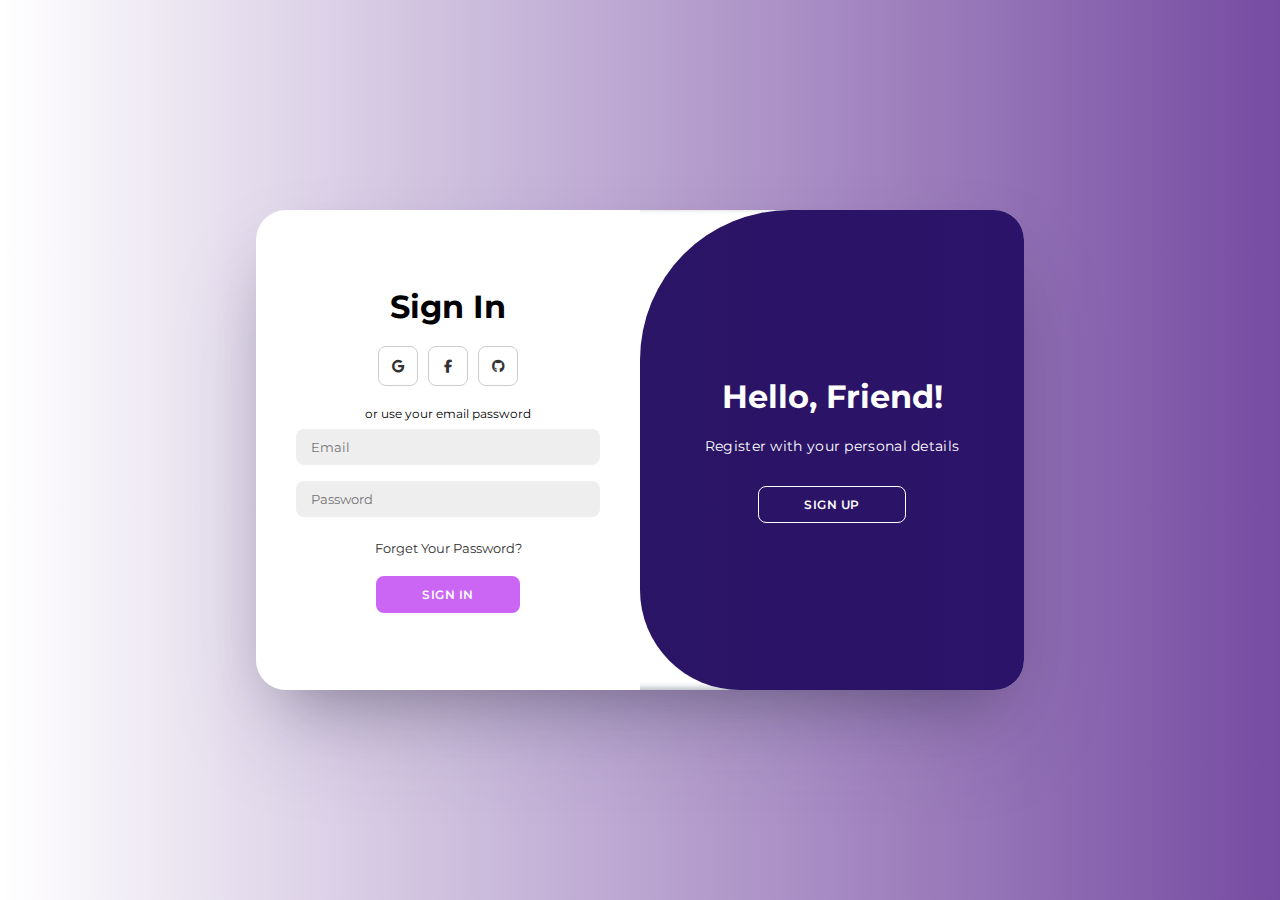
<file: Login/login.html>
<!DOCTYPE html>
<html lang="en">
  <head>
    <meta charset="UTF-8" />
    <meta name="viewport" content="width=device-width, initial-scale=1.0" />
    <link
      rel="stylesheet"
      href="https://cdnjs.cloudflare.com/ajax/libs/font-awesome/6.4.2/css/all.min.css"
    />
    <link rel="stylesheet" href="./style.css" />
    <title>Compgram Nigeria</title>
    <link rel="apple-touch-icon" sizes="180x180" href="/favicon_io (1)/apple-touch-icon.png">
    <link rel="icon" type="image/png" sizes="32x32" href="/favicon_io (1)/favicon-32x32.png">
    <link rel="icon" type="image/png" sizes="16x16" href="/favicon_io (1)/favicon-16x16.png">
    <link rel="manifest" href="/site.webmanifest">
  </head>
  <body>

    <div class="container" id="container">
      <div class="form-container sign-up">
        <form>
        <h1>Create Account</h1>
          <div class="social-icons">
            <a href="https://accounts.google.com/o/oauth2/auth?client_id=YOUR_CLIENT_ID&redirect_uri=YOUR_REDIRECT_URI&response_type=code&scope=email%20profile" class="icon">
              <i class="fa-brands fa-google"></i>
            </a>
            <a href="https://www.facebook.com/v12.0/dialog/oauth?client_id=YOUR_APP_ID&redirect_uri=YOUR_REDIRECT_URI&response_type=code&scope=email,public_profile" class="icon">
              <i class="fa-brands fa-facebook-f"></i>
            </a></a>
            <a href="https://github.com/login/oauth/authorize?client_id=YOUR_CLIENT_ID" class="icon"
              ><i class="fa-brands fa-github"></i
            ></a>
            <!--<a href="" class="icon"
              ><i class="fa-brands fa-linkedin-in"></i
            ></a>-->
          </div>
          <span>or use your email for registeration</span>
          <input type="text" placeholder="Name" />
          <input type="email" placeholder="Email" />
          <input type="password" placeholder="Password" />
          <button>Sign Up</button>
        </form>
      </div>
      <div class="form-container sign-in">
        <form>
          <h1>Sign In</h1>
          <div class="social-icons">
            <a href="https://accounts.google.com/o/oauth2/auth?client_id=YOUR_CLIENT_ID&redirect_uri=YOUR_REDIRECT_URI&response_type=code&scope=email%20profile" class="icon">
              <i class="fa-brands fa-google"></i>
            </a>
            <a href="https://www.facebook.com/v12.0/dialog/oauth?client_id=YOUR_APP_ID&redirect_uri=YOUR_REDIRECT_URI&response_type=code&scope=email,public_profile" class="icon">
              <i class="fa-brands fa-facebook-f"></i>
            </a>
            <a href="https://github.com/login/oauth/authorize?client_id=YOUR_CLIENT_ID&redirect_uri=YOUR_REDIRECT_URI" class="icon">
              <i class="fa-brands fa-github"></i>
            </a>
            
            <!--<a href="#" class="icon"
              >
              <i class="fa-brands fa-linkedin-in"></i
            ></a>-->
          </div>
          <span>or use your email password</span>
          <input type="email" placeholder="Email" />
          <input type="password" placeholder="Password" />
          <a href="#">Forget Your Password?</a>
          <button>Sign In</button>
        </form>
      </div>
      <div class="toggle-container">
        <div class="toggle">
          <div class="toggle-panel toggle-left">
            <h1>Compgram Dashboard</h1>
            <h2>Welcome Back!</h2>
            <p>Enter your personal details</p>
            <button class="hidden" id="login">Sign In</button>
          </div>
          <div class="toggle-panel toggle-right">
            <h1>Hello, Friend!</h1>
            <p>
              Register with your personal details 
            </p>
            <button class="hidden" id="register">Sign Up</button>
          </div>
        </div>
      </div>
    </div>

    <script src="script.js"></script>
  </body>
</html>
</file>
<file: Login/style.css>
@import url("https://fonts.googleapis.com/css2?family=Montserrat:wght@300;400;500;600;700&display=swap");

* {
  margin: 0;
  padding: 0;
  box-sizing: border-box;
  font-family: "Montserrat", sans-serif;
}

body {
  background-color: rgb(255, 255, 255);
  
  background: linear-gradient(90deg, #ffffff 0%, #764ba2 100%);
  display: flex;
  align-items: center;
  justify-content: center;
  flex-direction: column;
  height: 100vh;
}

.container {
  background-color: #fff;
  border-radius: 30px;
  box-shadow: #32325d40 0px 50px 100px -20px,
    rgba(0, 0, 0, 0.3) 0px 30px 60px -30px,
    rgba(10, 37, 64, 0.35) 0px -2px 6px 0px inset;
  position: relative;
  overflow: hidden;
  width: 768px;
  max-width: 100%;
  min-height: 480px;
}

.container p {
  font-size: 14px;
  line-height: 20px;
  letter-spacing: 0.3px;
  margin: 20px 0;
}

.container span {
  font-size: 12px;
}

.container a {
  color: #333;
  font-size: 13px;
  text-decoration: none;
  margin: 15px 0 10px;
}

.container button {
  background-color: rgb(203 101 244);
  color: #fff;
  font-size: 12px;
  padding: 10px 45px;
  border: 1px solid transparent;
  border-radius: 8px;
  font-weight: 600;
  letter-spacing: 0.5px;
  text-transform: uppercase;
  margin-top: 10px;
  cursor: pointer;
}

.container button.hidden {
  background-color: transparent;
  border-color: #fff;
}

.container form {
  background-color: #fff;
  display: flex;
  align-items: center;
  justify-content: center;
  flex-direction: column;
  padding: 0 40px;
  height: 100%;
}

.container input {
  background-color: #eee;
  border: none;
  margin: 8px 0;
  padding: 10px 15px;
  font-size: 13px;
  border-radius: 8px;
  width: 100%;
  outline: none;
}

.form-container {
  position: absolute;
  top: 0;
  height: 100%;
  transition: all 0.6s ease-in-out;
}

.sign-in {
  left: 0;
  width: 50%;
  z-index: 2;
}

.container.active .sign-in {
  transform: translateX(100%);
}

.sign-up {
  left: 0;
  width: 50%;
  opacity: 0;
  z-index: 1;
}

.container.active .sign-up {
  transform: translateX(100%);
  opacity: 1;
  z-index: 5;
  animation: move 0.6s;
}

@keyframes move {
  0%,
  49.99% {
    opacity: 0;
    z-index: 1;
  }
  50%,
  100% {
    opacity: 1;
    z-index: 5;
  }
}

.social-icons {
  margin: 20px 0;
}

.social-icons a {
  border: 1px solid #ccc;
  border-radius: 20%;
  display: inline-flex;
  justify-content: center;
  align-items: center;
  margin: 0 3px;
  width: 40px;
  height: 40px;
}

.toggle-container {
  position: absolute;
  top: 0;
  left: 50%;
  width: 50%;
  height: 100%;
  overflow: hidden;
  transition: all 0.6s ease-in-out;
  border-radius: 150px 0 0 100px;
  z-index: 1000;
}

.container.active .toggle-container {
  transform: translateX(-100%);
  border-radius: 0 150px 100px 0;
}

.toggle {
  background-color: #2b1369;
  height: 100%;
  background: linear-gradient(to right, #2b1661, #2b1369);
  color: #fff;
  position: relative;
  left: -100%;
  height: 100%;
  width: 200%;
  transform: translateX(0);
  transition: all 0.6s ease-in-out;
}

.container.active .toggle {
  transform: translateX(50%);
}

.toggle-panel {
  position: absolute;
  width: 50%;
  height: 100%;
  display: flex;
  align-items: center;
  justify-content: center;
  flex-direction: column;
  padding: 0 30px;
  text-align: center;
  top: 0;
  transform: translateX(0);
  transition: all 0.6s ease-in-out;
}

.toggle-left {
  transform: translateX(-200%);
}

.container.active .toggle-left {
  transform: translateX(0);
}

.toggle-right {
  right: 0;
  transform: translateX(0);
}

.container.active .toggle-right {
  transform: translateX(200%);
}
</file>
